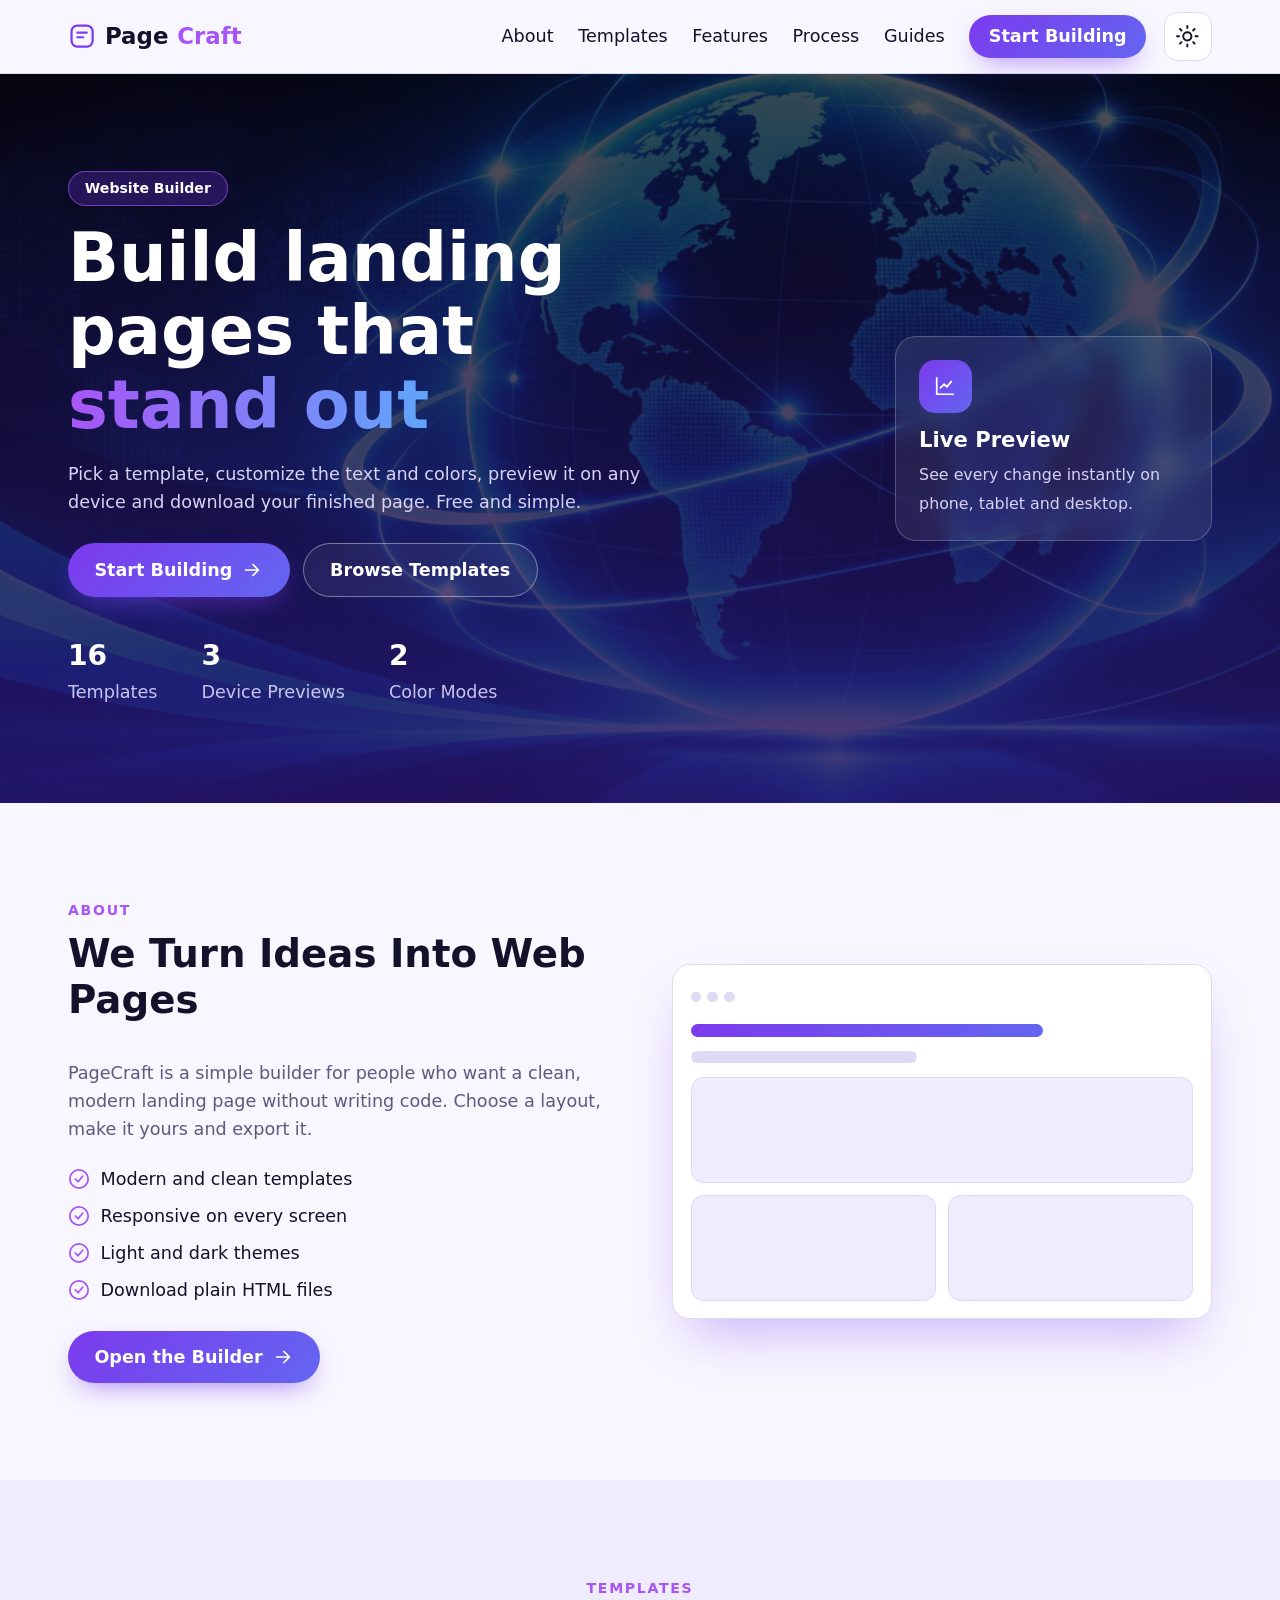
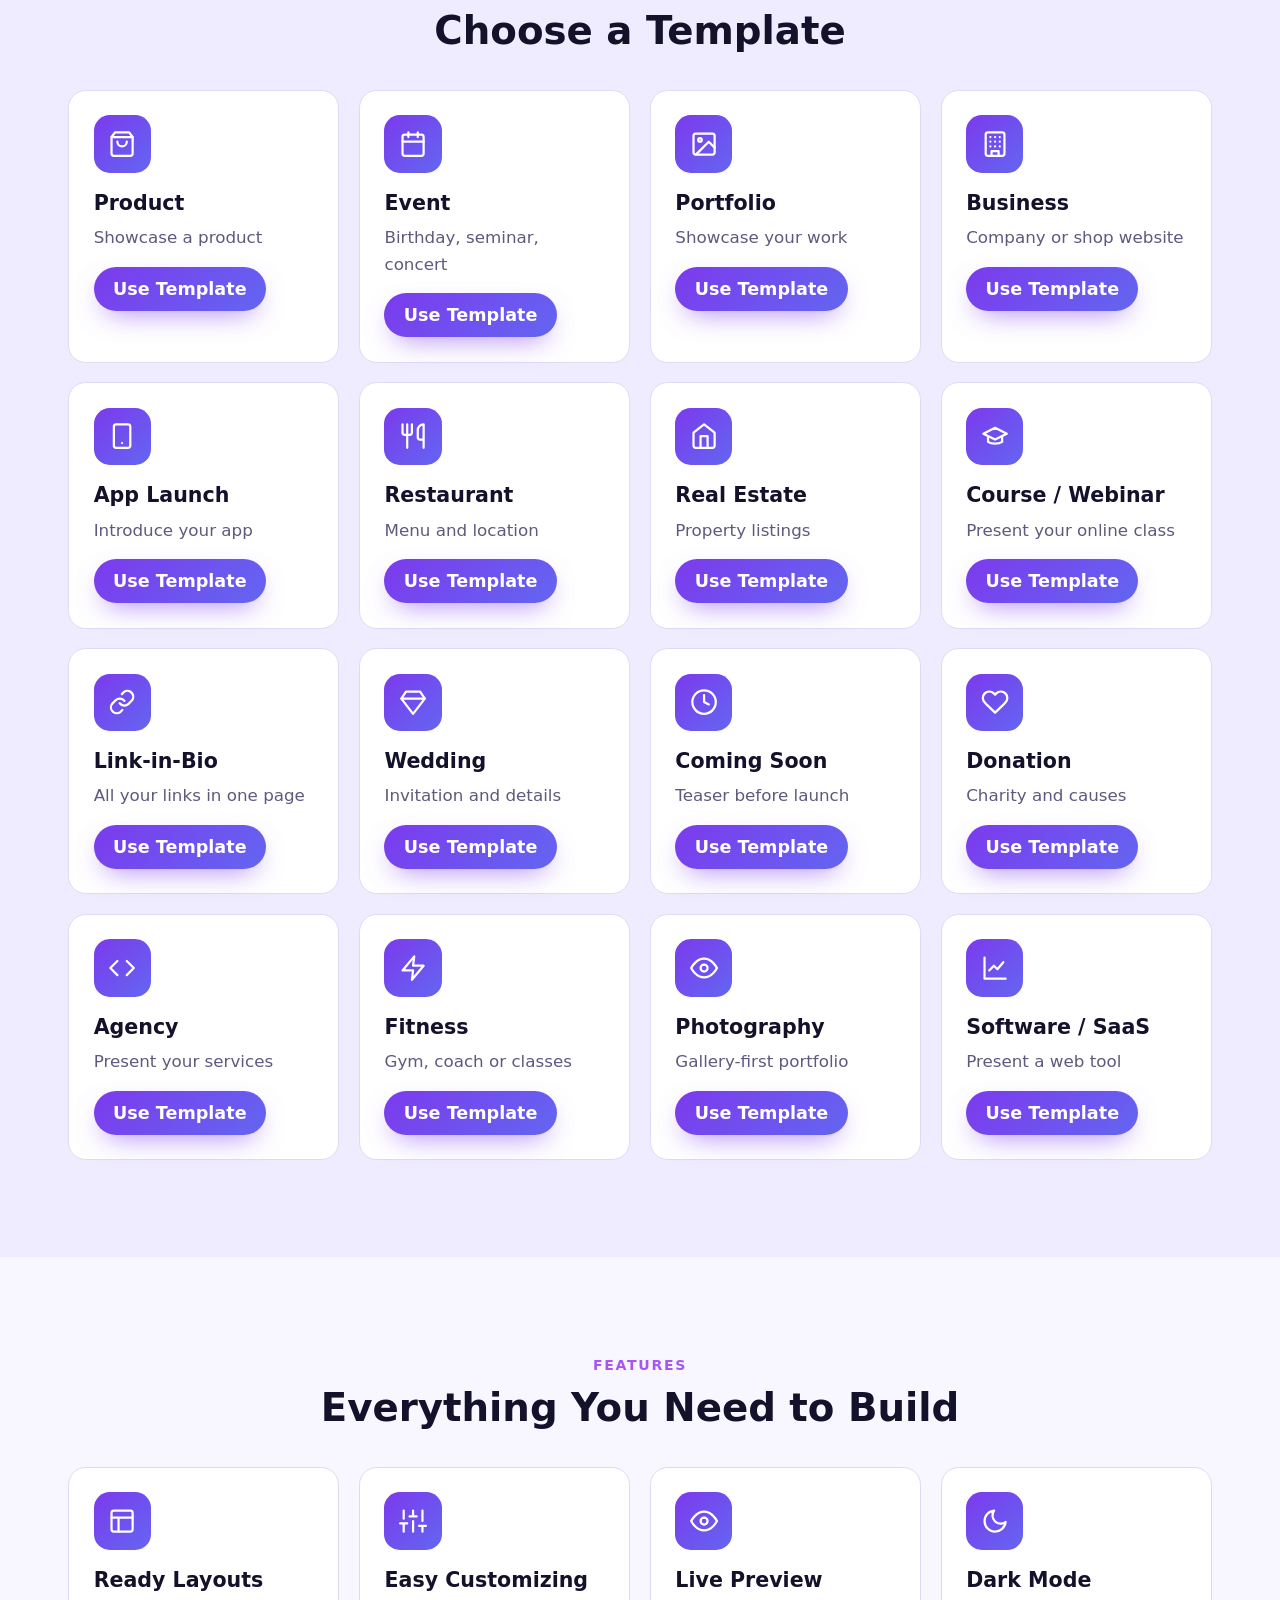
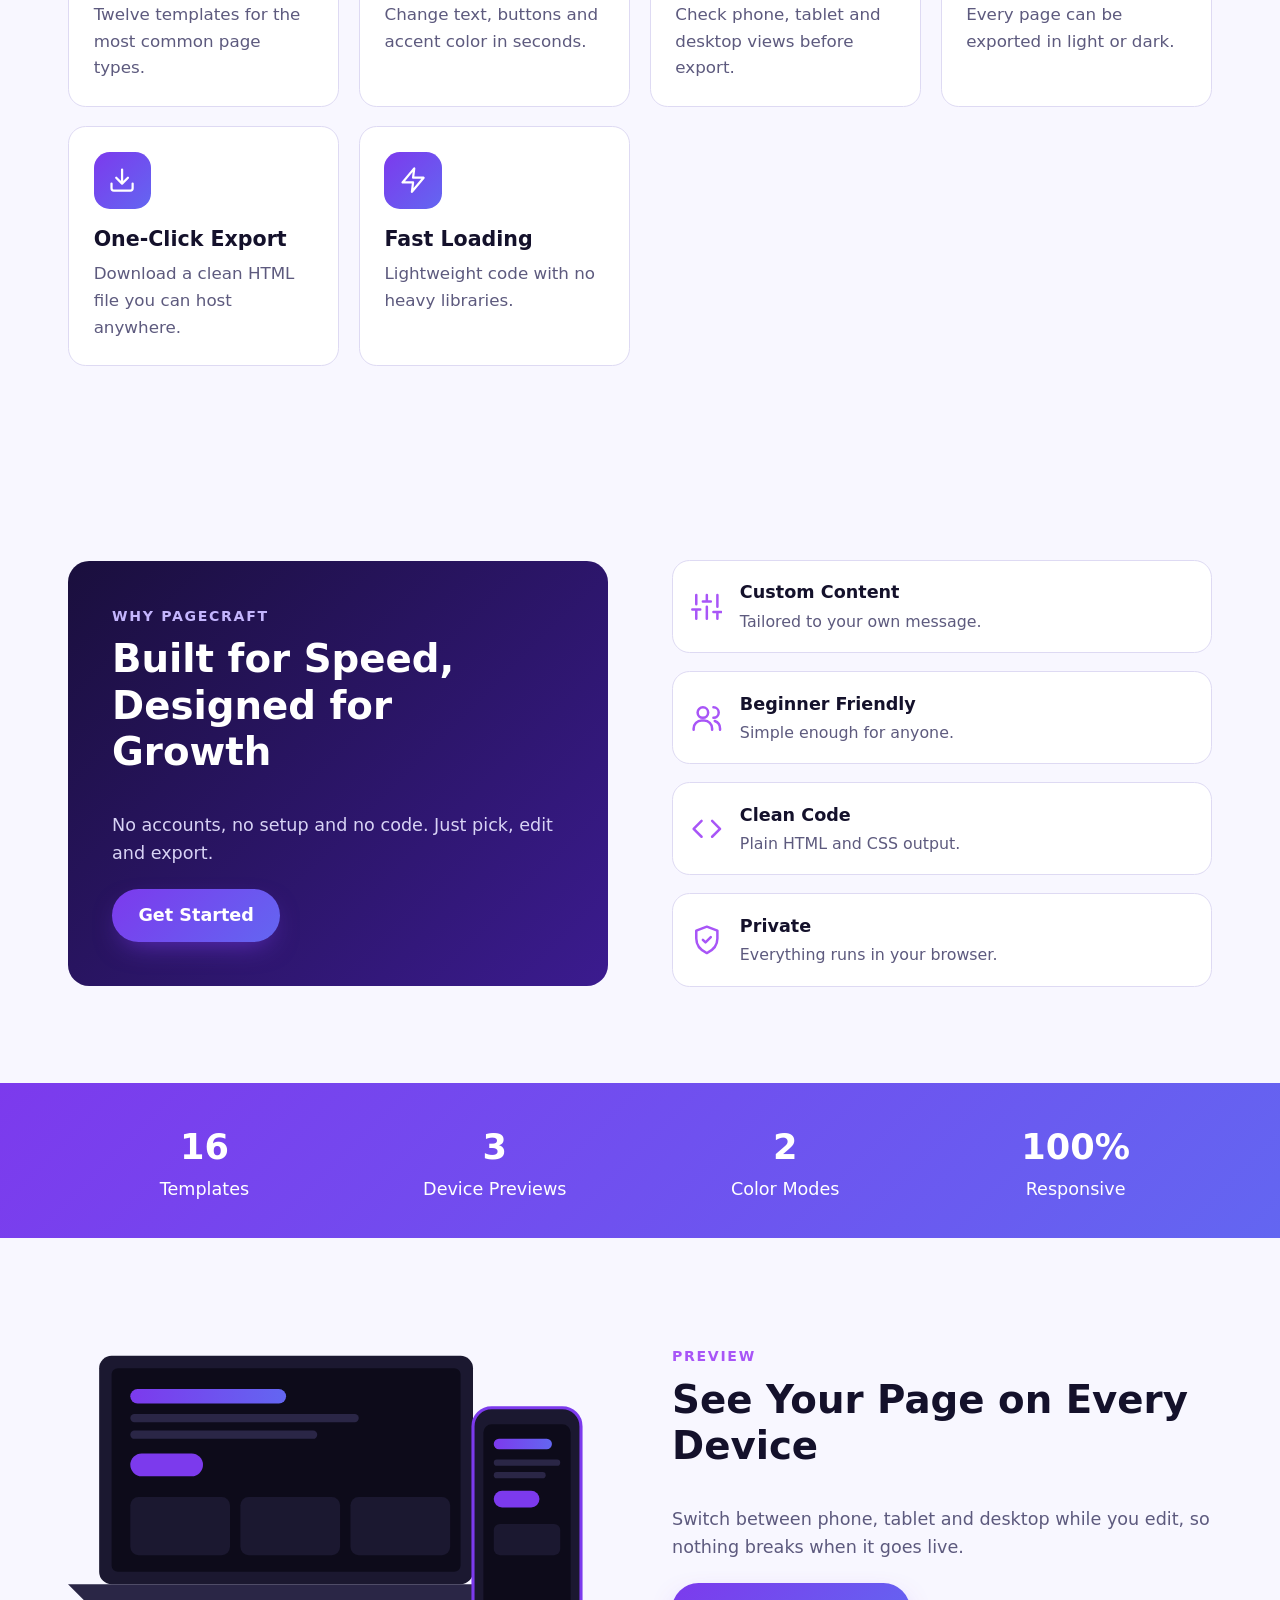
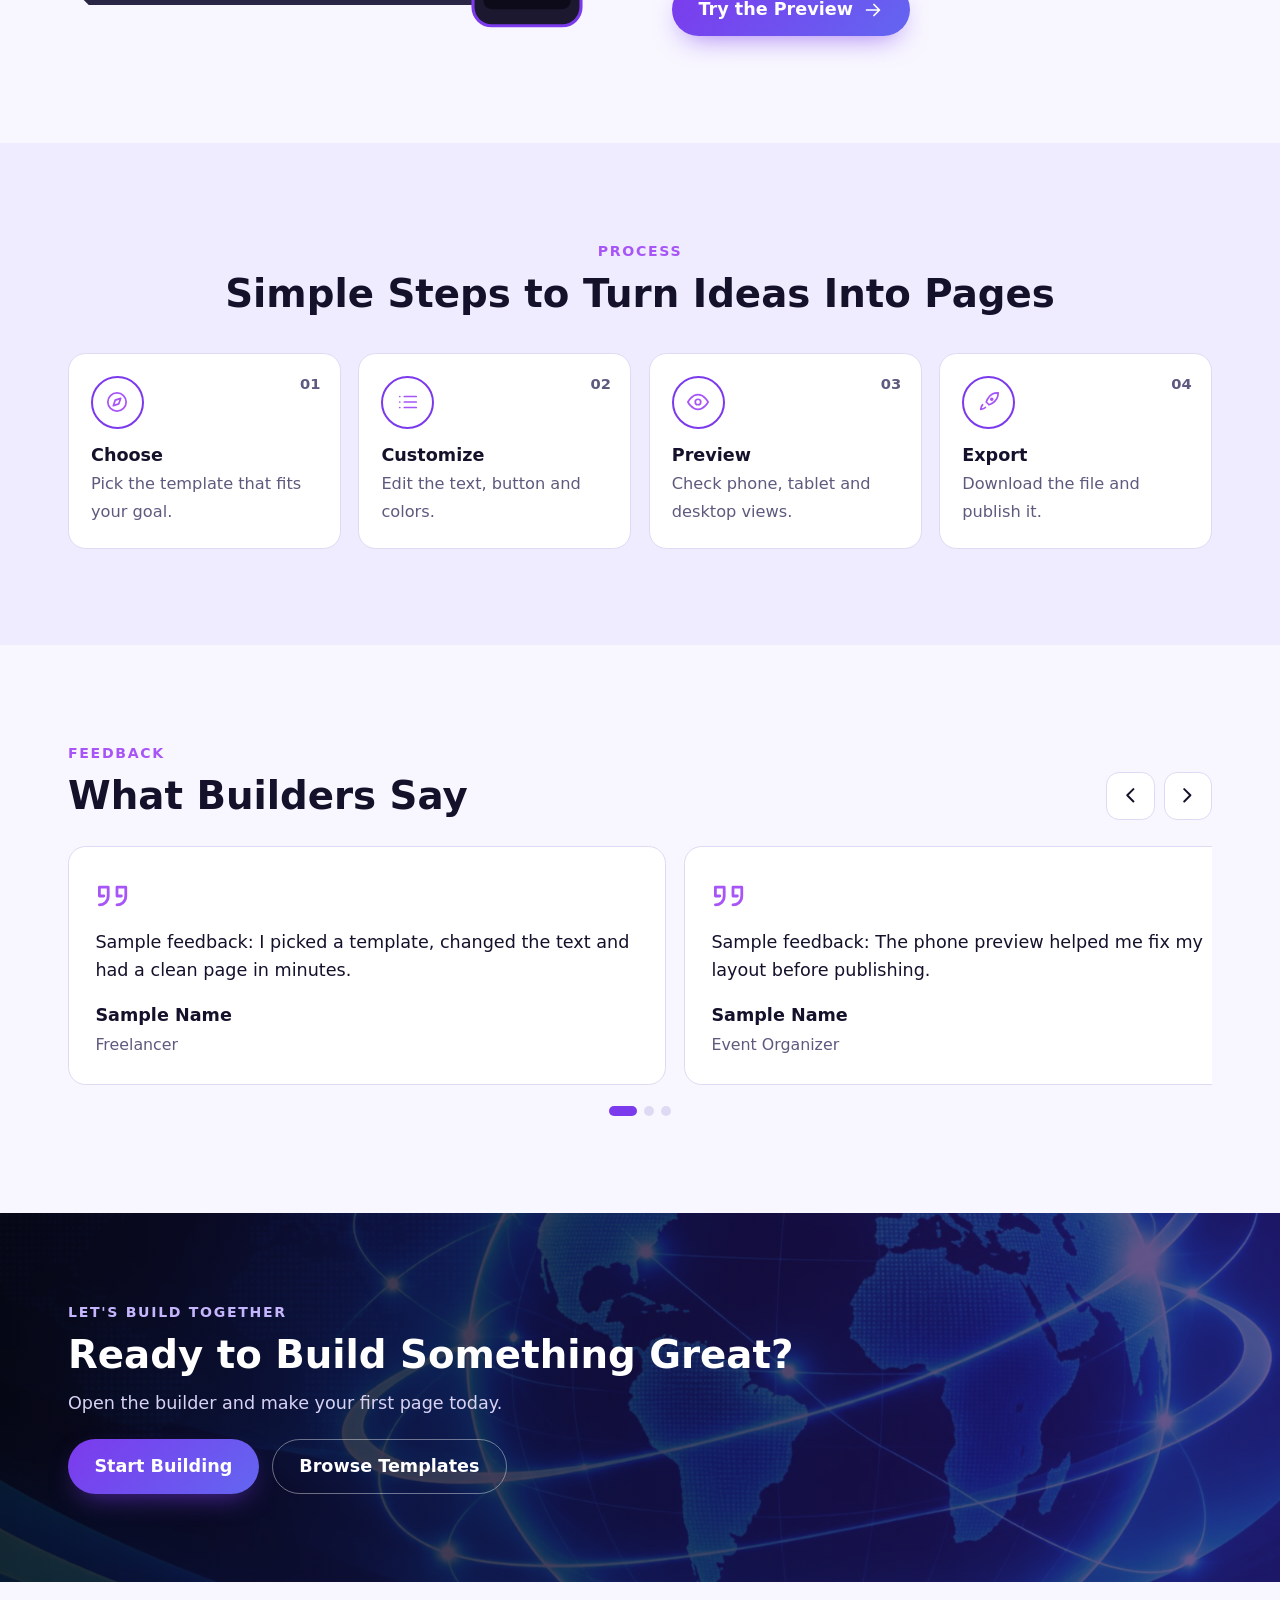
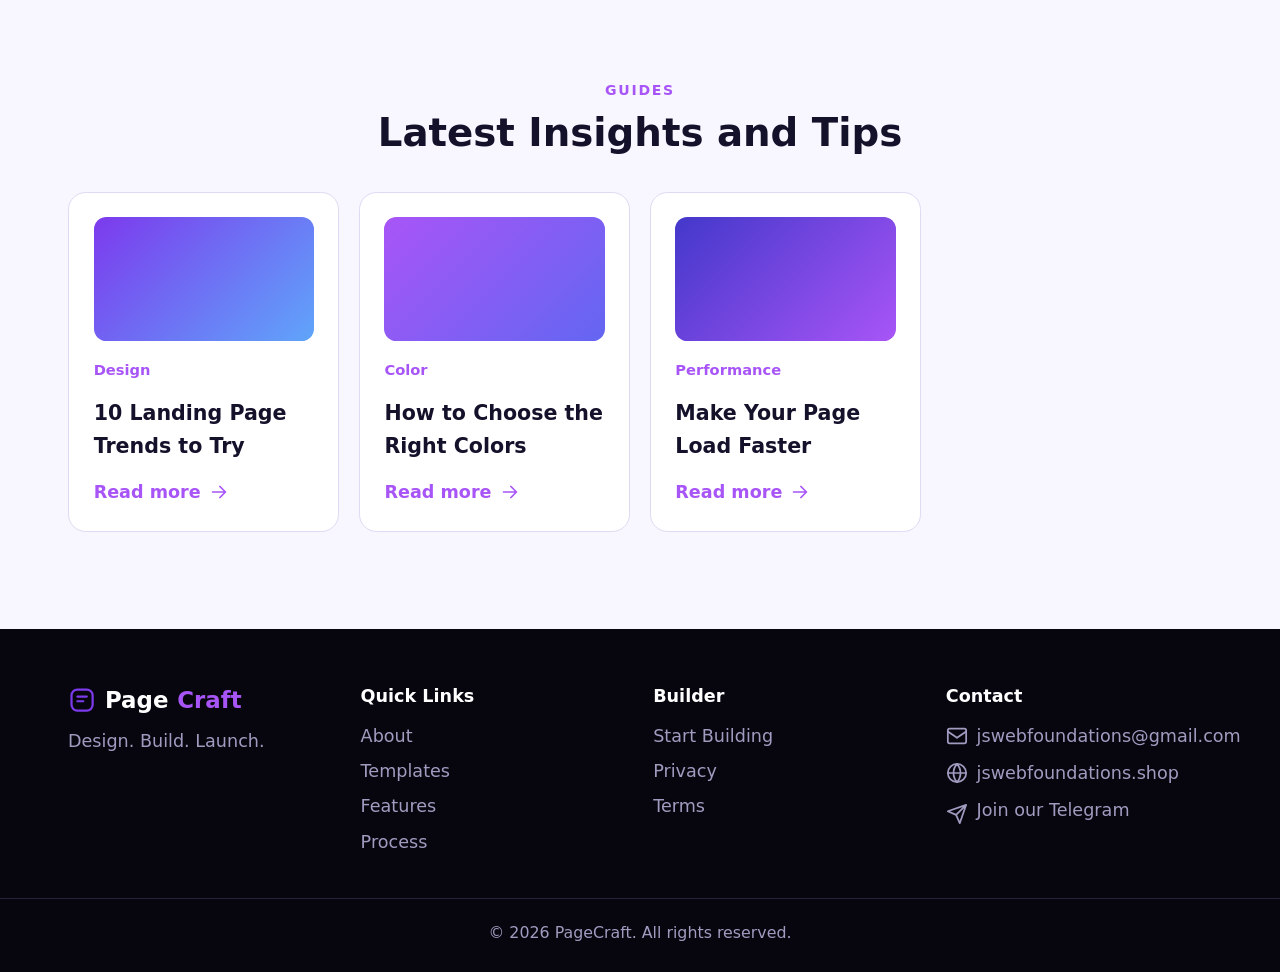
<file: index.html>
<!DOCTYPE html>
<html lang="en">
<head>
<meta charset="UTF-8">
<meta name="viewport" content="width=device-width, viewport-fit=cover">
<title>PageCraft | Landing Page and Website Builder</title>
<link rel="icon" href="assets/icons/favicon.svg">
<meta name="description" content="Design landing pages for products, events, portfolios and businesses. Fast, beautiful and responsive.">
<script>try{document.documentElement.dataset.theme=localStorage.getItem("theme")||"light"}catch(e){document.documentElement.dataset.theme="light"}</script>
<link rel="stylesheet" href="css/style.css">
<link rel="stylesheet" href="css/responsive.css">
</head>
<body>

<header class="nav"><div class="wrap bar">
  <a href="index.html" class="logo"><svg class="i mark"><use href="#i-mark"/></svg>Page<span>Craft</span></a>
  <nav id="menu">
    <a href="#about">About</a>
    <a href="#templates">Templates</a>
    <a href="#features">Features</a>
    <a href="#process">Process</a>
    <a href="#guides">Guides</a>
    <a href="pages/builder.html" class="btn sm">Start Building</a>
  </nav>
  <div class="actions">
    <button id="themeBtn" class="iconbtn" aria-label="Toggle dark mode"><svg class="i sun"><use href="#i-sun"/></svg><svg class="i moon"><use href="#i-moon"/></svg></button>
    <button id="menuBtn" class="iconbtn" aria-label="Open menu" aria-expanded="false"><svg class="i m-open"><use href="#i-menu"/></svg><svg class="i m-close"><use href="#i-close"/></svg></button>
  </div>
</div></header>

<section class="hero s"><div class="wrap hg">
  <div>
    <span class="chip">Website Builder</span>
    <h1>Build landing pages that <span class="grad">stand out</span></h1>
    <p>Pick a template, customize the text and colors, preview it on any device and download your finished page. Free and simple.</p>
    <div class="row">
      <a href="pages/builder.html" class="btn">Start Building<svg class="i"><use href="#i-arrow"/></svg></a>
      <a href="#templates" class="btn ghost">Browse Templates</a>
    </div>
    <ul class="stats">
      <li><b>16</b>Templates</li><li><b>3</b>Device Previews</li><li><b>2</b>Color Modes</li>
    </ul>
  </div>
  <div class="float">
    <div class="fi"><svg class="i"><use href="#i-chart"/></svg></div>
    <b>Live Preview</b>
    <span>See every change instantly on phone, tablet and desktop.</span>
  </div>
</div></section>

<section id="about" class="s"><div class="wrap two-col">
  <div>
    <span class="eyebrow">About</span>
    <h2>We Turn Ideas Into Web Pages</h2>
    <p class="lead">PageCraft is a simple builder for people who want a clean, modern landing page without writing code. Choose a layout, make it yours and export it.</p>
    <ul class="checks">
      <li><svg class="i"><use href="#i-check"/></svg>Modern and clean templates</li>
      <li><svg class="i"><use href="#i-check"/></svg>Responsive on every screen</li>
      <li><svg class="i"><use href="#i-check"/></svg>Light and dark themes</li>
      <li><svg class="i"><use href="#i-check"/></svg>Download plain HTML files</li>
    </ul>
    <a href="pages/builder.html" class="btn">Open the Builder<svg class="i"><use href="#i-arrow"/></svg></a>
  </div>
  <div class="win" aria-hidden="true">
    <div class="dots"><i></i><i></i><i></i></div>
    <div class="bar2 w1"></div><div class="bar2 w2"></div><div class="blk"></div>
    <div class="two"><div class="blk"></div><div class="blk"></div></div>
  </div>
</div></section>

<section id="templates" class="s alt"><div class="wrap">
  <span class="eyebrow c">Templates</span>
  <h2>Choose a Template</h2>
  <div id="grid" class="grid"></div>
</div></section>

<section id="features" class="s"><div class="wrap">
  <span class="eyebrow c">Features</span>
  <h2>Everything You Need to Build</h2>
  <div class="grid">
    <div class="card"><div class="ico"><svg class="i"><use href="#i-layout"/></svg></div><h3>Ready Layouts</h3><p>Twelve templates for the most common page types.</p></div>
    <div class="card"><div class="ico"><svg class="i"><use href="#i-sliders"/></svg></div><h3>Easy Customizing</h3><p>Change text, buttons and accent color in seconds.</p></div>
    <div class="card"><div class="ico"><svg class="i"><use href="#i-eye"/></svg></div><h3>Live Preview</h3><p>Check phone, tablet and desktop views before export.</p></div>
    <div class="card"><div class="ico"><svg class="i"><use href="#i-moon"/></svg></div><h3>Dark Mode</h3><p>Every page can be exported in light or dark.</p></div>
    <div class="card"><div class="ico"><svg class="i"><use href="#i-download"/></svg></div><h3>One-Click Export</h3><p>Download a clean HTML file you can host anywhere.</p></div>
    <div class="card"><div class="ico"><svg class="i"><use href="#i-bolt"/></svg></div><h3>Fast Loading</h3><p>Lightweight code with no heavy libraries.</p></div>
  </div>
</div></section>

<section class="s why"><div class="wrap two-col">
  <div class="panel-hero">
    <span class="eyebrow w">Why PageCraft</span>
    <h2>Built for Speed, Designed for Growth</h2>
    <p>No accounts, no setup and no code. Just pick, edit and export.</p>
    <a href="pages/builder.html" class="btn">Get Started</a>
  </div>
  <ul class="why-list">
    <li><svg class="i"><use href="#i-sliders"/></svg><div><b>Custom Content</b><span>Tailored to your own message.</span></div></li>
    <li><svg class="i"><use href="#i-users"/></svg><div><b>Beginner Friendly</b><span>Simple enough for anyone.</span></div></li>
    <li><svg class="i"><use href="#i-code"/></svg><div><b>Clean Code</b><span>Plain HTML and CSS output.</span></div></li>
    <li><svg class="i"><use href="#i-shield"/></svg><div><b>Private</b><span>Everything runs in your browser.</span></div></li>
  </ul>
</div></section>
<section class="statbar"><div class="wrap">
  <ul><li><b>16</b>Templates</li><li><b>3</b>Device Previews</li><li><b>2</b>Color Modes</li><li><b>100%</b>Responsive</li></ul>
</div></section>

<section class="s"><div class="wrap two-col rev">
  <div>
    <span class="eyebrow">Preview</span>
    <h2>See Your Page on Every Device</h2>
    <p class="lead">Switch between phone, tablet and desktop while you edit, so nothing breaks when it goes live.</p>
    <a href="pages/builder.html" class="btn">Try the Preview<svg class="i"><use href="#i-arrow"/></svg></a>
  </div>
  <svg class="show" viewBox="0 0 520 300" role="img" aria-label="Laptop and phone preview">
    <defs><linearGradient id="g1" x1="0" x2="1"><stop offset="0" stop-color="#7c3aed"/><stop offset="1" stop-color="#6366f1"/></linearGradient></defs>
    <rect x="30" y="20" width="360" height="220" rx="12" fill="#1b1830"/>
    <rect x="42" y="32" width="336" height="196" rx="6" fill="#0d0b1a"/>
    <rect x="60" y="52" width="150" height="14" rx="7" fill="url(#g1)"/>
    <rect x="60" y="76" width="220" height="8" rx="4" fill="#2a2646"/>
    <rect x="60" y="92" width="180" height="8" rx="4" fill="#2a2646"/>
    <rect x="60" y="114" width="70" height="22" rx="11" fill="#7c3aed"/>
    <rect x="60" y="156" width="96" height="56" rx="8" fill="#1b1830"/>
    <rect x="166" y="156" width="96" height="56" rx="8" fill="#1b1830"/>
    <rect x="272" y="156" width="96" height="56" rx="8" fill="#1b1830"/>
    <path d="M0 240h420l-20 20H20z" fill="#2a2646"/>
    <rect x="390" y="70" width="104" height="210" rx="18" fill="#1b1830" stroke="#7c3aed" stroke-width="3"/>
    <rect x="400" y="86" width="84" height="178" rx="8" fill="#0d0b1a"/>
    <rect x="410" y="100" width="56" height="10" rx="5" fill="url(#g1)"/>
    <rect x="410" y="120" width="64" height="6" rx="3" fill="#2a2646"/>
    <rect x="410" y="132" width="50" height="6" rx="3" fill="#2a2646"/>
    <rect x="410" y="150" width="44" height="16" rx="8" fill="#7c3aed"/>
    <rect x="410" y="182" width="64" height="30" rx="6" fill="#1b1830"/>
  </svg>
</div></section>

<section id="process" class="s alt"><div class="wrap">
  <span class="eyebrow c">Process</span>
  <h2>Simple Steps to Turn Ideas Into Pages</h2>
  <ol class="steps">
    <li><div class="sic"><svg class="i"><use href="#i-compass"/></svg></div><small>01</small><b>Choose</b><span>Pick the template that fits your goal.</span></li>
    <li><div class="sic"><svg class="i"><use href="#i-list"/></svg></div><small>02</small><b>Customize</b><span>Edit the text, button and colors.</span></li>
    <li><div class="sic"><svg class="i"><use href="#i-eye"/></svg></div><small>03</small><b>Preview</b><span>Check phone, tablet and desktop views.</span></li>
    <li><div class="sic"><svg class="i"><use href="#i-rocket"/></svg></div><small>04</small><b>Export</b><span>Download the file and publish it.</span></li>
  </ol>
</div></section>

<section class="s"><div class="wrap">
  <div class="head-row">
    <div><span class="eyebrow">Feedback</span><h2 class="l">What Builders Say</h2></div>
    <div class="sl-ctrl"><button id="prev" class="iconbtn" aria-label="Previous"><svg class="i"><use href="#i-left"/></svg></button><button id="next" class="iconbtn" aria-label="Next"><svg class="i"><use href="#i-right"/></svg></button></div>
  </div>
  <!-- NOTE: sample text. Replace with real feedback later. -->
  <div class="slider" id="slider">
    <article class="tcard"><svg class="i q"><use href="#i-quote"/></svg><p>Sample feedback: I picked a template, changed the text and had a clean page in minutes.</p><b>Sample Name</b><span>Freelancer</span></article>
    <article class="tcard"><svg class="i q"><use href="#i-quote"/></svg><p>Sample feedback: The phone preview helped me fix my layout before publishing.</p><b>Sample Name</b><span>Event Organizer</span></article>
    <article class="tcard"><svg class="i q"><use href="#i-quote"/></svg><p>Sample feedback: Dark mode and light mode both look great on my portfolio.</p><b>Sample Name</b><span>Designer</span></article>
  </div>
  <div class="dotrow" id="dots"></div>
</div></section>

<section class="cta"><div class="wrap">
  <span class="eyebrow w">Let's Build Together</span>
  <h2>Ready to Build Something Great?</h2>
  <p>Open the builder and make your first page today.</p>
  <div class="row"><a href="pages/builder.html" class="btn">Start Building</a><a href="#templates" class="btn ghost">Browse Templates</a></div>
</div></section>

<section id="guides" class="s"><div class="wrap">
  <span class="eyebrow c">Guides</span>
  <h2>Latest Insights and Tips</h2>
  <div class="grid">
    <a href="pages/guides.html#g1" class="card post"><div class="thumb t1"></div><small>Design</small><h3>10 Landing Page Trends to Try</h3><span class="more">Read more<svg class="i"><use href="#i-arrow"/></svg></span></a>
    <a href="pages/guides.html#g2" class="card post"><div class="thumb t2"></div><small>Color</small><h3>How to Choose the Right Colors</h3><span class="more">Read more<svg class="i"><use href="#i-arrow"/></svg></span></a>
    <a href="pages/guides.html#g3" class="card post"><div class="thumb t3"></div><small>Performance</small><h3>Make Your Page Load Faster</h3><span class="more">Read more<svg class="i"><use href="#i-arrow"/></svg></span></a>
  </div>
</div></section>

<footer><div class="wrap fg">
  <div><a href="index.html" class="logo"><svg class="i mark"><use href="#i-mark"/></svg>Page<span>Craft</span></a><p>Design. Build. Launch.</p></div>
  <div><h4>Quick Links</h4><a href="#about">About</a><a href="#templates">Templates</a><a href="#features">Features</a><a href="#process">Process</a></div>
  <div><h4>Builder</h4><a href="pages/builder.html">Start Building</a><a href="pages/privacy.html">Privacy</a><a href="pages/terms.html">Terms</a></div>
  <div><h4>Contact</h4><p class="ct"><svg class="i"><use href="#i-mail"/></svg>jswebfoundations@gmail.com</p><p class="ct"><svg class="i"><use href="#i-globe"/></svg>jswebfoundations.shop</p><p class="ct"><svg class="i"><use href="#i-send"/></svg><a href="https://t.me/website_landingpage_design" target="_blank" rel="noopener">Join our Telegram</a></p></div>
</div>
<p class="copy">&copy; 2026 PageCraft. All rights reserved.</p></footer>
<script src="js/icons.js"></script>
<script src="js/main.js"></script>
</body>
</html>
</file>
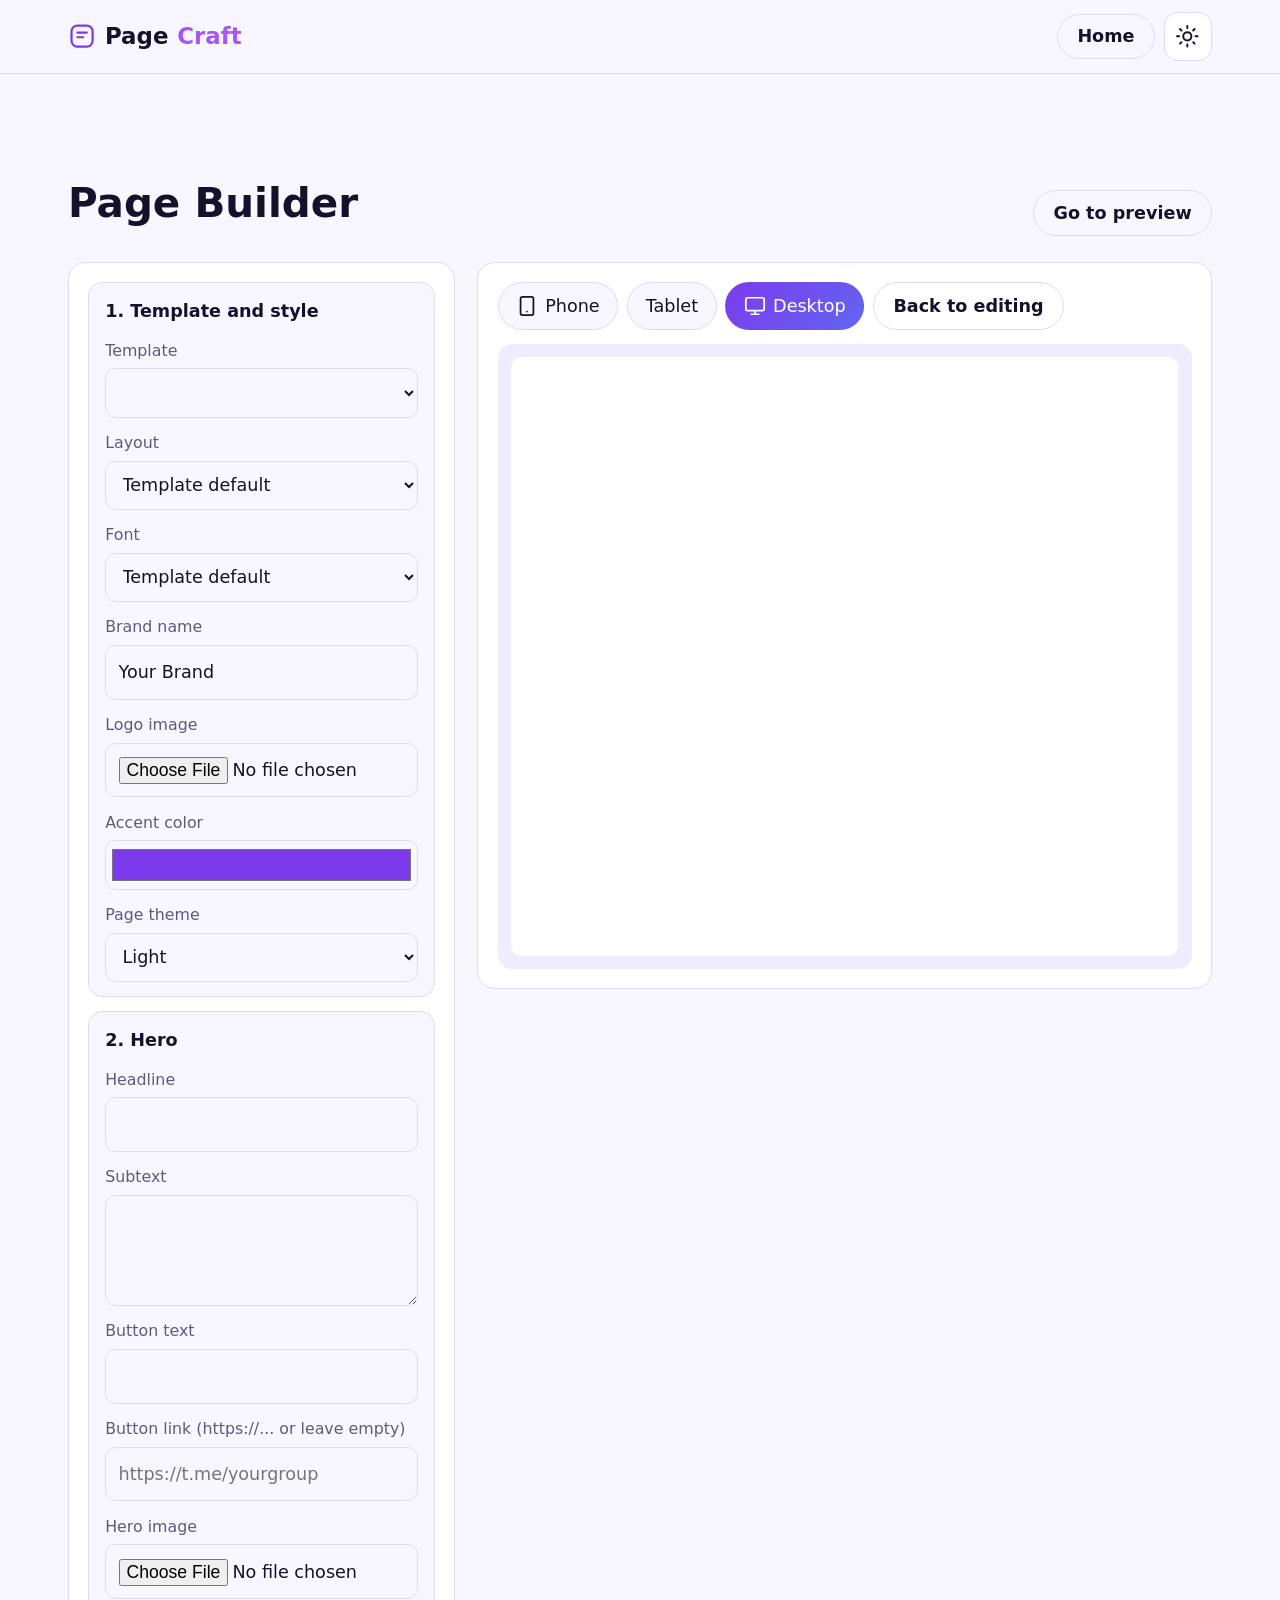
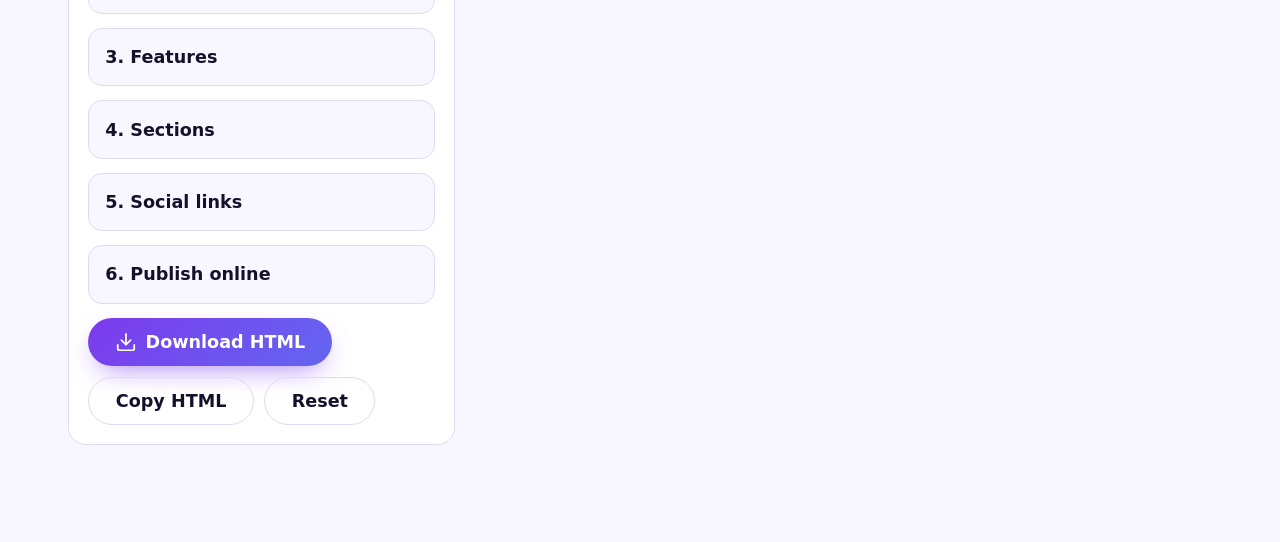
<file: pages/builder.html>
<!DOCTYPE html>
<html lang="en">
<head>
<meta charset="UTF-8">
<meta name="viewport" content="width=device-width, viewport-fit=cover">
<title>Builder | PageCraft</title>
<link rel="icon" href="../assets/icons/favicon.svg">
<script>try{document.documentElement.dataset.theme=localStorage.getItem("theme")||"light"}catch(e){document.documentElement.dataset.theme="light"}</script>
<link rel="stylesheet" href="../css/style.css">
<link rel="stylesheet" href="../css/responsive.css">
</head>
<body>
<header class="nav"><div class="wrap bar">
  <a href="../index.html" class="logo"><svg class="i mark"><use href="#i-mark"/></svg>Page<span>Craft</span></a>
  <div class="actions" style="margin-left:auto">
    <a href="../index.html" class="btn sm ghost">Home</a>
    <button id="themeBtn" class="iconbtn" aria-label="Toggle dark mode"><svg class="i sun"><use href="#i-sun"/></svg><svg class="i moon"><use href="#i-moon"/></svg></button>
  </div>
</div></header>
<main class="s"><div class="wrap">
<div class="head-row"><h1 class="bh" style="margin:0">Page Builder</h1><a href="#preview" class="btn sm ghost">Go to preview</a></div>
<div class="bgrid" style="margin-top:1rem">
 <form class="panel" id="form" onsubmit="return false">
  <details open><summary>1. Template and style</summary>
   <label>Template<select id="type"></select></label>
   <label>Layout<select id="lay"><option value="auto">Template default</option><option value="split">Split (text and image)</option><option value="center">Centered</option><option value="bold">Bold (image background)</option><option value="stack">Link-in-bio (single column)</option></select></label>
   <label>Font<select id="fnt"><option value="auto">Template default</option><option value="sans">Modern sans</option><option value="serif">Classic serif</option><option value="mono">Mono</option></select></label>
   <label>Brand name<input id="brand" value="Your Brand"></label>
   <label>Logo image<input type="file" id="logo" accept="image/*"></label>
   <label>Accent color<input type="color" id="color" value="#7c3aed"></label>
   <label>Page theme<select id="pt"><option value="light">Light</option><option value="dark">Dark</option></select></label>
  </details>
  <details open><summary>2. Hero</summary>
   <label>Headline<input id="head"></label>
   <label>Subtext<textarea id="sub" rows="3"></textarea></label>
   <label>Button text<input id="cta"></label>
   <label>Button link (https://... or leave empty)<input id="link" placeholder="https://t.me/yourgroup"></label>
   <label>Hero image<input type="file" id="hero" accept="image/*"></label>
  </details>
  <details><summary>3. Features</summary>
   <label>Feature 1 (Title | Description)<input id="f1"></label>
   <label>Feature 2 (Title | Description)<input id="f2"></label>
   <label>Feature 3 (Title | Description)<input id="f3"></label>
  </details>
  <details><summary>4. Sections</summary>
   <label class="chk"><input type="checkbox" id="ss" checked> Stats</label>
   <label>Stats (one per line: Value | Label)<textarea id="stt" rows="3">100+ | Happy clients
24/7 | Support
5 Years | Experience</textarea></label>
   <label class="chk"><input type="checkbox" id="sa" checked> About</label>
   <label>About text<textarea id="ab" rows="3">Tell your visitors who you are and what you do in a few friendly sentences.</textarea></label>
   <label class="chk"><input type="checkbox" id="sg" checked> Gallery</label>
   <label>Gallery photos (up to 6)<input type="file" id="gal" accept="image/*" multiple></label>
   <label class="chk"><input type="checkbox" id="st" checked> Testimonial</label>
   <label>Quote<textarea id="quote" rows="2">Replace this with a real quote from a happy customer.</textarea></label>
   <label>Quote author<input id="qname" value="Customer Name"></label>
   <label class="chk"><input type="checkbox" id="sf" checked> FAQ</label>
   <label>FAQ (one per line: Question | Answer)<textarea id="fq" rows="4">How does it work? | Tell visitors the simple steps here.
How long does it take? | Share a clear and honest timeline.</textarea></label>
   <label class="chk"><input type="checkbox" id="sb" checked> Call-to-action banner</label>
   <label>Banner text<input id="cta2" value="Ready to get started?"></label>
   <label class="chk"><input type="checkbox" id="sc" checked> Contact</label>
   <label>Contact email<input id="email" type="email" value="hello@example.com"></label>
  </details>
  <details><summary>5. Social links</summary>
   <label>Telegram<input id="tg" placeholder="https://t.me/yourgroup"></label>
   <label>Facebook<input id="fb" placeholder="https://facebook.com/yourpage"></label>
   <label>Instagram<input id="ig" placeholder="https://instagram.com/yourname"></label>
   <label>Website<input id="web" placeholder="https://yourdomain.com"></label>
  </details>
  <details><summary>6. Publish online</summary>
   <p class="note">Publishes your page to your own free Netlify account and gives you a link like <b>yourname.netlify.app</b>. Create a token at Netlify: User settings, Applications, Personal access tokens. The token is sent only to Netlify and is never saved.</p>
   <label>Site name (optional, becomes yourname.netlify.app)<input id="nfn" placeholder="my-website" autocapitalize="none" autocorrect="off"></label>
   <label>Netlify token<input id="nft" type="password" autocomplete="off" placeholder="Paste token here"></label>
   <button type="button" id="pub" class="btn">Publish to Netlify</button>
  </details>
  <div class="btns">
   <button type="button" id="dl" class="btn"><svg class="i"><use href="#i-download"/></svg>Download HTML</button>
   <button type="button" id="cp" class="btn ghost">Copy HTML</button>
   <button type="button" id="rs" class="btn ghost">Reset</button>
  </div>
  <div id="msg" role="status"></div>
 </form>
 <div class="panel" id="preview">
  <div class="devs">
   <button type="button" data-w="375px"><svg class="i"><use href="#i-app"/></svg>Phone</button>
   <button type="button" data-w="768px">Tablet</button>
   <button type="button" data-w="100%" class="on"><svg class="i"><use href="#i-monitor"/></svg>Desktop</button>
   <a href="#form" class="btn sm ghost">Back to editing</a>
  </div>
  <div class="frame"><iframe id="pf" title="Live preview"></iframe></div>
 </div>
</div>
</div></main>
<script src="../js/icons.js"></script>
<script src="../js/main.js"></script>
<script src="../js/builder.js"></script>
</body>
</html>
</file>
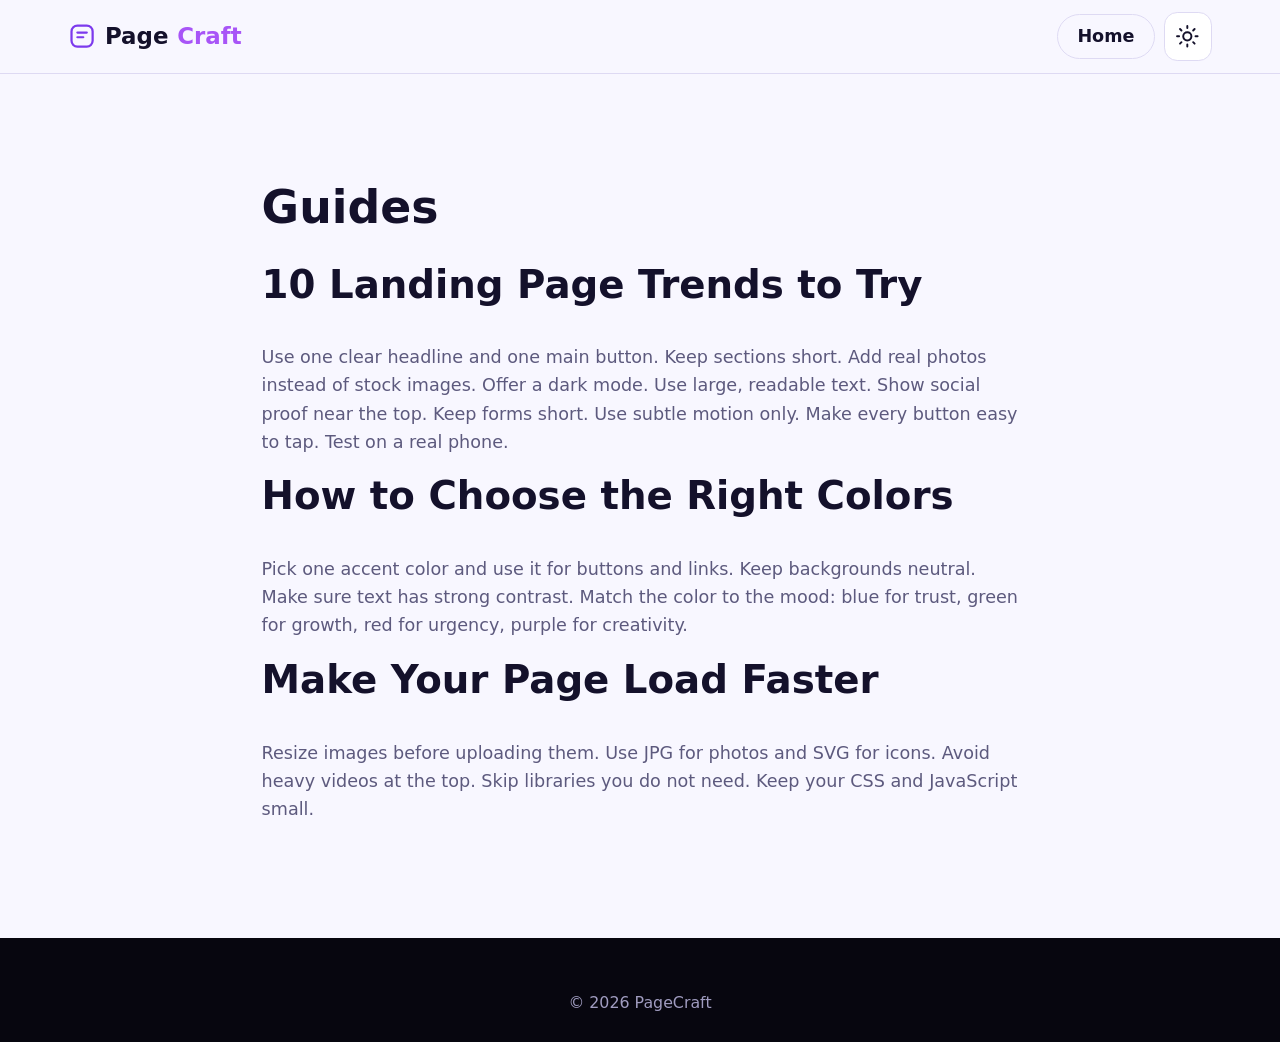
<file: pages/guides.html>
<!DOCTYPE html>
<html lang="en">
<head>
<meta charset="UTF-8">
<meta name="viewport" content="width=device-width, viewport-fit=cover">
<title>Guides | PageCraft</title>
<link rel="icon" href="../assets/icons/favicon.svg">
<script>try{document.documentElement.dataset.theme=localStorage.getItem("theme")||"light"}catch(e){document.documentElement.dataset.theme="light"}</script>
<link rel="stylesheet" href="../css/style.css">
<link rel="stylesheet" href="../css/responsive.css">
</head>
<body>
<header class="nav"><div class="wrap bar">
  <a href="../index.html" class="logo"><svg class="i mark"><use href="#i-mark"/></svg>Page<span>Craft</span></a>
  <div class="actions" style="margin-left:auto">
    <a href="../index.html" class="btn sm ghost">Home</a>
    <button id="themeBtn" class="iconbtn" aria-label="Toggle dark mode"><svg class="i sun"><use href="#i-sun"/></svg><svg class="i moon"><use href="#i-moon"/></svg></button>
  </div>
</div></header>
<main class="s"><div class="wrap page">
<h1>Guides</h1>
<article id="g1"><h2 style="text-align:left">10 Landing Page Trends to Try</h2>
<p>Use one clear headline and one main button. Keep sections short. Add real photos instead of stock images. Offer a dark mode. Use large, readable text. Show social proof near the top. Keep forms short. Use subtle motion only. Make every button easy to tap. Test on a real phone.</p></article>
<article id="g2"><h2 style="text-align:left">How to Choose the Right Colors</h2>
<p>Pick one accent color and use it for buttons and links. Keep backgrounds neutral. Make sure text has strong contrast. Match the color to the mood: blue for trust, green for growth, red for urgency, purple for creativity.</p></article>
<article id="g3"><h2 style="text-align:left">Make Your Page Load Faster</h2>
<p>Resize images before uploading them. Use JPG for photos and SVG for icons. Avoid heavy videos at the top. Skip libraries you do not need. Keep your CSS and JavaScript small.</p></article>
</div></main>
<footer><p class="copy" style="border:0;margin:0;padding:0">&copy; 2026 PageCraft</p></footer>
<script src="../js/icons.js"></script>
<script src="../js/main.js"></script>
</body>
</html>
</file>
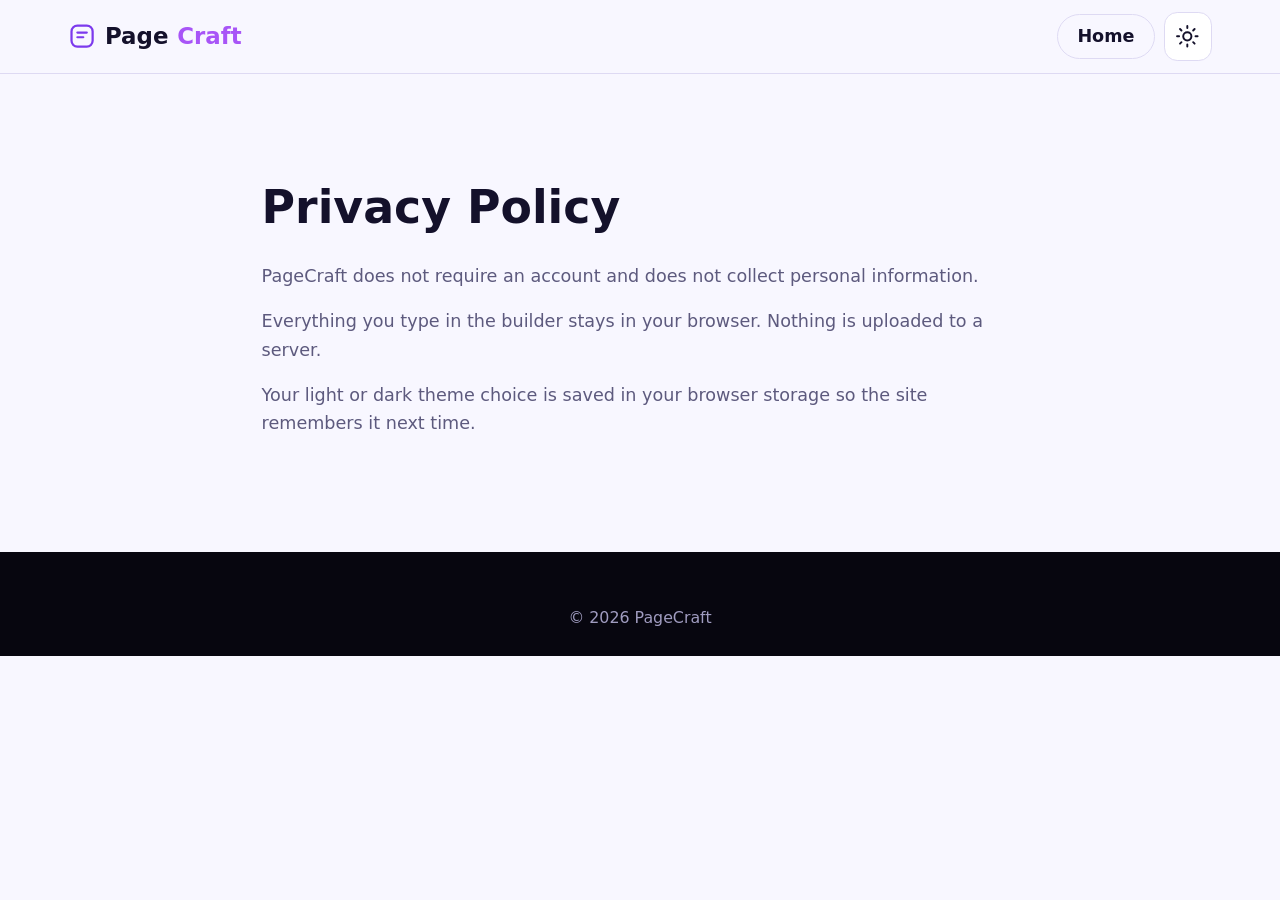
<file: pages/privacy.html>
<!DOCTYPE html>
<html lang="en">
<head>
<meta charset="UTF-8">
<meta name="viewport" content="width=device-width, viewport-fit=cover">
<title>Privacy Policy | PageCraft</title>
<link rel="icon" href="../assets/icons/favicon.svg">
<script>try{document.documentElement.dataset.theme=localStorage.getItem("theme")||"light"}catch(e){document.documentElement.dataset.theme="light"}</script>
<link rel="stylesheet" href="../css/style.css">
<link rel="stylesheet" href="../css/responsive.css">
</head>
<body>
<header class="nav"><div class="wrap bar">
  <a href="../index.html" class="logo"><svg class="i mark"><use href="#i-mark"/></svg>Page<span>Craft</span></a>
  <div class="actions" style="margin-left:auto">
    <a href="../index.html" class="btn sm ghost">Home</a>
    <button id="themeBtn" class="iconbtn" aria-label="Toggle dark mode"><svg class="i sun"><use href="#i-sun"/></svg><svg class="i moon"><use href="#i-moon"/></svg></button>
  </div>
</div></header>
<main class="s"><div class="wrap page ">
<h1>Privacy Policy</h1><p>PageCraft does not require an account and does not collect personal information.</p><p>Everything you type in the builder stays in your browser. Nothing is uploaded to a server.</p><p>Your light or dark theme choice is saved in your browser storage so the site remembers it next time.</p>
</div></main>
<footer><p class="copy" style="border:0;margin:0;padding:0">&copy; 2026 PageCraft</p></footer>
<script src="../js/icons.js"></script>
<script src="../js/main.js"></script>
</body>
</html>
</file>
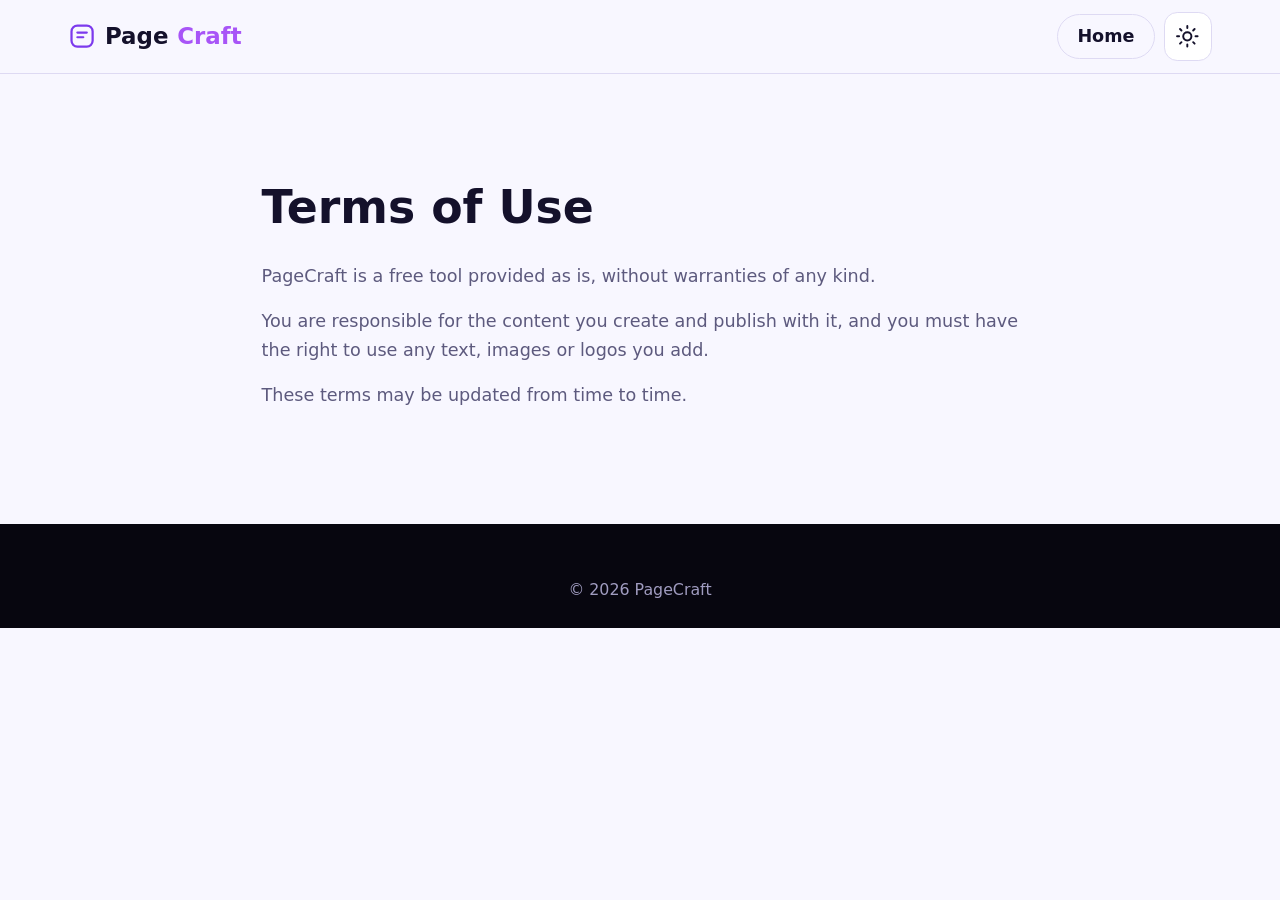
<file: pages/terms.html>
<!DOCTYPE html>
<html lang="en">
<head>
<meta charset="UTF-8">
<meta name="viewport" content="width=device-width, viewport-fit=cover">
<title>Terms of Use | PageCraft</title>
<link rel="icon" href="../assets/icons/favicon.svg">
<script>try{document.documentElement.dataset.theme=localStorage.getItem("theme")||"light"}catch(e){document.documentElement.dataset.theme="light"}</script>
<link rel="stylesheet" href="../css/style.css">
<link rel="stylesheet" href="../css/responsive.css">
</head>
<body>
<header class="nav"><div class="wrap bar">
  <a href="../index.html" class="logo"><svg class="i mark"><use href="#i-mark"/></svg>Page<span>Craft</span></a>
  <div class="actions" style="margin-left:auto">
    <a href="../index.html" class="btn sm ghost">Home</a>
    <button id="themeBtn" class="iconbtn" aria-label="Toggle dark mode"><svg class="i sun"><use href="#i-sun"/></svg><svg class="i moon"><use href="#i-moon"/></svg></button>
  </div>
</div></header>
<main class="s"><div class="wrap page ">
<h1>Terms of Use</h1><p>PageCraft is a free tool provided as is, without warranties of any kind.</p><p>You are responsible for the content you create and publish with it, and you must have the right to use any text, images or logos you add.</p><p>These terms may be updated from time to time.</p>
</div></main>
<footer><p class="copy" style="border:0;margin:0;padding:0">&copy; 2026 PageCraft</p></footer>
<script src="../js/icons.js"></script>
<script src="../js/main.js"></script>
</body>
</html>
</file>
<file: css/style.css>
:root{--bg:#f8f7ff;--alt:#efecff;--card:#fff;--txt:#14112b;--mut:#5d5a7e;--line:#dedaf3;--navbg:#f8f7ffee;--p:#7c3aed;--p2:#a855f7;--b:#6366f1;--c:#60a5fa;--grad:linear-gradient(135deg,#7c3aed,#6366f1);--w:70rem;--pad:clamp(1rem,4vw,2.5rem)}
:root[data-theme="dark"]{--bg:#07060f;--alt:#0d0b1a;--card:#12101f;--txt:#f4f2ff;--mut:#a09cc0;--line:#26233a;--navbg:#07060fee}
*{box-sizing:border-box;margin:0;padding:0}
html{font-size:clamp(16px,.7rem + .5vw,32px);-webkit-text-size-adjust:100%;scroll-behavior:smooth;scroll-padding-top:4.5rem}
body{font-family:system-ui,-apple-system,"Segoe UI",Roboto,sans-serif;background:var(--bg);color:var(--txt);line-height:1.6;min-height:100dvh;overflow-x:hidden;transition:background .3s,color .3s}
a{color:inherit;text-decoration:none}
.i{width:1.25em;height:1.25em;fill:none;stroke:currentColor;stroke-width:1.9;stroke-linecap:round;stroke-linejoin:round;flex:none}
.wrap{max-width:var(--w);margin-inline:auto;padding-inline:var(--pad)}
.s{padding-block:clamp(3rem,8vw,5.5rem)}
.alt{background:var(--alt)}
h2{font-size:clamp(1.5rem,4vw,2.2rem);line-height:1.2;margin-bottom:clamp(1.25rem,3vw,2rem);text-align:center}
h2.l{text-align:left;margin-bottom:0}
.eyebrow{display:block;color:var(--p2);font-weight:700;font-size:.8rem;letter-spacing:.12em;text-transform:uppercase;margin-bottom:.5rem}
.eyebrow.c{text-align:center}.eyebrow.w{color:#c4b5fd}
.lead{color:var(--mut);margin-bottom:1.25rem}
.grad{background:linear-gradient(90deg,#a855f7,#60a5fa);-webkit-background-clip:text;background-clip:text;color:transparent}

.nav{position:sticky;top:0;z-index:20;background:var(--navbg);-webkit-backdrop-filter:blur(10px);backdrop-filter:blur(10px);border-bottom:1px solid var(--line);padding-top:env(safe-area-inset-top)}
.bar{display:flex;align-items:center;gap:1rem;padding-block:.7rem}
.logo{display:flex;align-items:center;gap:.5rem;font-weight:800;font-size:1.3rem}
.logo span{color:var(--p2)}
.logo .mark{width:1.6rem;height:1.6rem;color:var(--p)}
#menu{display:flex;gap:1.4rem;align-items:center;margin-left:auto;font-weight:500}
#menu a:not(.btn):hover{color:var(--p2)}
.actions{display:flex;gap:.5rem;align-items:center}
.iconbtn{display:flex;align-items:center;justify-content:center;width:2.75rem;height:2.75rem;border-radius:.75rem;border:1px solid var(--line);background:var(--card);color:var(--txt);cursor:pointer}
.iconbtn .i{width:1.4rem;height:1.4rem}
#menuBtn{display:none}
.sun{display:none}
:root[data-theme="light"] .sun{display:block}
:root[data-theme="light"] .moon{display:none}
.m-close{display:none}
#menuBtn[aria-expanded="true"] .m-open{display:none}
#menuBtn[aria-expanded="true"] .m-close{display:block}

.btn{display:inline-flex;align-items:center;justify-content:center;gap:.5rem;min-height:2.75rem;padding:.7rem 1.5rem;border-radius:999px;border:0;background:var(--grad);color:#fff;font-weight:700;cursor:pointer;font-size:1rem;font-family:inherit;box-shadow:0 .6rem 1.6rem -.6rem rgba(124,58,237,.7)}
.btn.sm{min-height:2.4rem;padding:.45rem 1.1rem}
.btn.ghost{background:transparent;border:1px solid var(--line);color:var(--txt);box-shadow:none}
.row{display:flex;flex-wrap:wrap;gap:.75rem}

.hero{background:linear-gradient(180deg,rgba(7,6,15,.72),rgba(40,18,100,.85)),url("../assets/images/coverphoto.jpg") center/cover no-repeat;color:#fff}
.hg{display:grid;grid-template-columns:1.15fr .85fr;gap:2rem;align-items:center}
.hero h1{font-size:clamp(2.1rem,6vw,3.8rem);line-height:1.1;margin:.9rem 0 1rem}
.hero p{color:#d8d3f5;max-width:34rem;margin-bottom:1.5rem}
.hero .btn.ghost{color:#fff;border-color:rgba(255,255,255,.4);background:rgba(255,255,255,.06)}
.chip{display:inline-block;padding:.3rem .9rem;border-radius:99px;border:1px solid rgba(168,85,247,.6);background:rgba(124,58,237,.25);font-size:.8rem;font-weight:600}
.stats{display:flex;flex-wrap:wrap;gap:1rem 2.5rem;list-style:none;margin-top:2rem;color:#c9c3ee}
.stats b{display:block;font-size:1.6rem;color:#fff}
.float{justify-self:end;max-width:18rem;padding:1.3rem;border-radius:1.2rem;background:rgba(255,255,255,.08);border:1px solid rgba(255,255,255,.22);-webkit-backdrop-filter:blur(10px);backdrop-filter:blur(10px)}
.float b{display:block;font-size:1.2rem;margin:.6rem 0 .2rem}
.float span{color:#d8d3f5;font-size:.9rem}
.fi{width:3rem;height:3rem;border-radius:.9rem;background:var(--grad);display:flex;align-items:center;justify-content:center}

.two-col{display:grid;grid-template-columns:1fr 1fr;gap:clamp(1.5rem,5vw,4rem);align-items:center}
.two-col h2{text-align:left}
.rev>:first-child{order:2}
.checks{list-style:none;margin:0 0 1.5rem}
.checks li{display:flex;align-items:center;gap:.6rem;margin-bottom:.5rem}
.checks .i{color:var(--p2)}
.win{background:var(--card);border:1px solid var(--line);border-radius:1rem;padding:1rem;box-shadow:0 1.5rem 3rem -1rem rgba(124,58,237,.4)}
.dots i{display:inline-block;width:.6rem;height:.6rem;border-radius:50%;background:var(--line);margin-right:.35rem}
.bar2{height:.7rem;border-radius:99px;background:var(--line);margin:.8rem 0}
.bar2.w1{width:70%;background:var(--grad)}.bar2.w2{width:45%}
.blk{height:6rem;border-radius:.7rem;background:var(--alt);border:1px solid var(--line)}
.win .two{display:grid;grid-template-columns:1fr 1fr;gap:.7rem;margin-top:.7rem}
.show{width:100%;height:auto}

.grid{display:grid;grid-template-columns:repeat(auto-fill,minmax(min(100%,15rem),1fr));gap:1.1rem}
.card{background:var(--card);border-radius:1rem;padding:1.4rem;border:1px solid var(--line);min-width:0;transition:transform .2s,border-color .2s}
.card:hover{transform:translateY(-3px);border-color:var(--p)}
.ico{width:3.25rem;height:3.25rem;border-radius:.9rem;display:flex;align-items:center;justify-content:center;background:var(--grad);color:#fff}
.ico .i{width:1.6rem;height:1.6rem}
.card h3{margin:.8rem 0 .25rem}
.card p{color:var(--mut);font-size:.95rem}
.card .btn{margin-top:.9rem}

.why .panel-hero{background:linear-gradient(135deg,#1a0f3d,#3b1b8f);color:#fff;border-radius:1.2rem;padding:clamp(1.5rem,4vw,2.5rem)}
.panel-hero h2{color:#fff}.panel-hero p{color:#d8d3f5;margin-bottom:1.25rem}
.why-list{list-style:none;display:grid;gap:1rem}
.why-list li{display:flex;gap:1rem;align-items:center;background:var(--card);border:1px solid var(--line);border-radius:1rem;padding:1rem}
.why-list .i{width:1.8rem;height:1.8rem;color:var(--p2)}
.why-list b{display:block}.why-list span{color:var(--mut);font-size:.9rem}
.statbar{background:var(--grad);color:#fff;padding-block:2rem}
.statbar ul{list-style:none;display:grid;grid-template-columns:repeat(auto-fit,minmax(8rem,1fr));gap:1rem;text-align:center}
.statbar b{display:block;font-size:2rem}

.steps{list-style:none;display:grid;grid-template-columns:repeat(auto-fit,minmax(min(100%,12.5rem),1fr));gap:1rem;counter-reset:s}
.steps li{position:relative;background:var(--card);border:1px solid var(--line);padding:1.25rem;border-radius:1rem}
.steps small{position:absolute;top:1rem;right:1.1rem;color:var(--mut);font-weight:700}
.sic{width:3rem;height:3rem;border-radius:50%;border:2px solid var(--p);color:var(--p2);display:flex;align-items:center;justify-content:center;margin-bottom:.7rem}
.steps b{display:block}.steps span{color:var(--mut);font-size:.92rem}

.head-row{display:flex;justify-content:space-between;align-items:flex-end;gap:1rem;margin-bottom:1.5rem}
.sl-ctrl{display:flex;gap:.5rem}
.slider{display:flex;gap:1rem;overflow-x:auto;scroll-snap-type:x mandatory;scrollbar-width:none}
.slider::-webkit-scrollbar{display:none}
.tcard{flex:0 0 min(100%,34rem);scroll-snap-align:start;background:var(--card);border:1px solid var(--line);border-radius:1rem;padding:1.5rem}
.tcard .q{color:var(--p2);width:2rem;height:2rem}
.tcard p{margin:.6rem 0 1rem}.tcard b{display:block}.tcard span{color:var(--mut);font-size:.9rem}
.dotrow{display:flex;justify-content:center;gap:.4rem;margin-top:1.2rem}
.dotrow i{width:.55rem;height:.55rem;border-radius:99px;background:var(--line);transition:width .2s}
.dotrow i.on{width:1.6rem;background:var(--p)}

.cta{background:linear-gradient(90deg,rgba(7,6,15,.85),rgba(40,18,100,.7)),url("../assets/images/coverphoto.jpg") center/cover no-repeat;color:#fff;padding-block:clamp(3rem,8vw,5rem)}
.cta h2{text-align:left;color:#fff;margin-bottom:.6rem}
.cta p{color:#d8d3f5;margin-bottom:1.25rem}
.cta .btn.ghost{color:#fff;border-color:rgba(255,255,255,.4)}
.post{display:block}
.thumb{aspect-ratio:16/9;border-radius:.7rem;margin-bottom:.8rem}
.t1{background:linear-gradient(135deg,#7c3aed,#60a5fa)}.t2{background:linear-gradient(135deg,#a855f7,#6366f1)}.t3{background:linear-gradient(135deg,#4338ca,#a855f7)}
.post small{color:var(--p2);font-weight:700}
.more{display:inline-flex;align-items:center;gap:.4rem;margin-top:.6rem;color:var(--p2);font-weight:600}

footer{background:#07060f;color:#a09cc0;padding-top:3rem;padding-bottom:max(1.5rem,env(safe-area-inset-bottom))}
footer .logo{color:#fff}
.fg{display:grid;grid-template-columns:repeat(auto-fit,minmax(10rem,1fr));gap:1.5rem}
footer h4{color:#fff;margin-bottom:.7rem}
footer a:not(.logo){display:block;margin-bottom:.4rem}
footer a:hover{color:#c4b5fd}
footer p{margin-top:.5rem}
.ct{display:flex;align-items:center;gap:.5rem}
.copy{text-align:center;border-top:1px solid #26233a;margin-top:2rem;padding-top:1.2rem;font-size:.9rem}

.page{max-width:48rem}
.page h1{font-size:clamp(1.8rem,5vw,2.6rem);margin-bottom:1rem}
.page p{color:var(--mut);margin-bottom:1rem}
.nf{text-align:center;padding-block:5rem}
.nf b{display:block;font-size:clamp(4rem,15vw,8rem);line-height:1}

.bh{font-size:clamp(1.6rem,4vw,2.3rem);margin-bottom:1.2rem}
.bgrid{display:grid;grid-template-columns:minmax(0,22rem) minmax(0,1fr);gap:1.25rem}
.panel{background:var(--card);border:1px solid var(--line);border-radius:1rem;padding:1.1rem;display:grid;gap:.8rem;align-content:start}
.panel label{display:grid;gap:.3rem;font-size:.9rem;color:var(--mut)}
input,select,textarea{width:100%;min-height:2.8rem;padding:.7rem;border-radius:.6rem;border:1px solid var(--line);background:var(--bg);color:var(--txt);font:inherit;font-size:1rem}
input[type=color]{padding:.2rem;height:2.8rem}
textarea{resize:vertical}
.devs{display:flex;gap:.5rem;flex-wrap:wrap}
.devs button{display:flex;align-items:center;gap:.4rem;padding:.5rem 1rem;border-radius:99px;border:1px solid var(--line);background:var(--bg);color:var(--txt);cursor:pointer;font:inherit}
.devs button.on{background:var(--grad);color:#fff;border-color:transparent}
.frame{display:flex;justify-content:center;background:var(--alt);border-radius:.8rem;padding:.75rem}
iframe{width:100%;height:34rem;border:0;border-radius:.6rem;background:#fff;transition:width .3s;max-width:100%}
.panel details{border:1px solid var(--line);border-radius:.8rem;padding:.8rem .9rem;background:var(--bg)}
.panel details>*+*{margin-top:.7rem}
.panel summary{cursor:pointer;font-weight:700;list-style:none}
.panel summary::-webkit-details-marker{display:none}
label.chk{display:flex!important;align-items:center;gap:.5rem;color:var(--txt)!important;font-weight:600}
label.chk input{width:auto;min-height:0}
.note{font-size:.85rem;color:var(--mut)}
.btns{display:flex;flex-wrap:wrap;gap:.6rem}
#msg{font-size:.9rem;padding:.6rem .8rem;border-radius:.6rem;background:var(--alt);word-break:break-word}
#msg:empty{display:none}
#msg.err{color:#ef4444}
</file>
<file: css/responsive.css>
@media(min-width:1600px){:root{--w:88rem}}
@media(min-width:2400px){:root{--w:100rem}}

@media(max-width:900px){
.actions{margin-left:auto}
#menuBtn{display:flex}
#menu{display:none;position:absolute;top:100%;left:0;right:0;margin:0;flex-direction:column;align-items:flex-start;gap:1rem;background:var(--bg);border-bottom:1px solid var(--line);padding:1.1rem var(--pad);max-height:calc(100dvh - 4rem);overflow-y:auto}
#menu.open{display:flex}
.hg,.two-col,.bgrid{grid-template-columns:1fr}
.float{display:none}
.rev>:first-child{order:0}
.two-col h2,.cta h2{text-align:left}
}

@media(max-width:480px){
.row .btn{width:100%}
.head-row{flex-direction:column;align-items:flex-start}
iframe{height:28rem}
}

@media(max-height:500px) and (orientation:landscape){
.s{padding-block:2rem}
}

@media(prefers-reduced-motion:reduce){
html{scroll-behavior:auto}
*{transition:none!important}
}

/* Prevent horizontal overflow */
html,body{max-width:100%;overflow-x:hidden}
.hg>*,.two-col>*,.bgrid>*{min-width:0}
h1,h2,h3,p{overflow-wrap:break-word}
@media(min-width:901px){.bgrid>.panel:last-child{position:sticky;top:5rem;align-self:start}}
</file>
